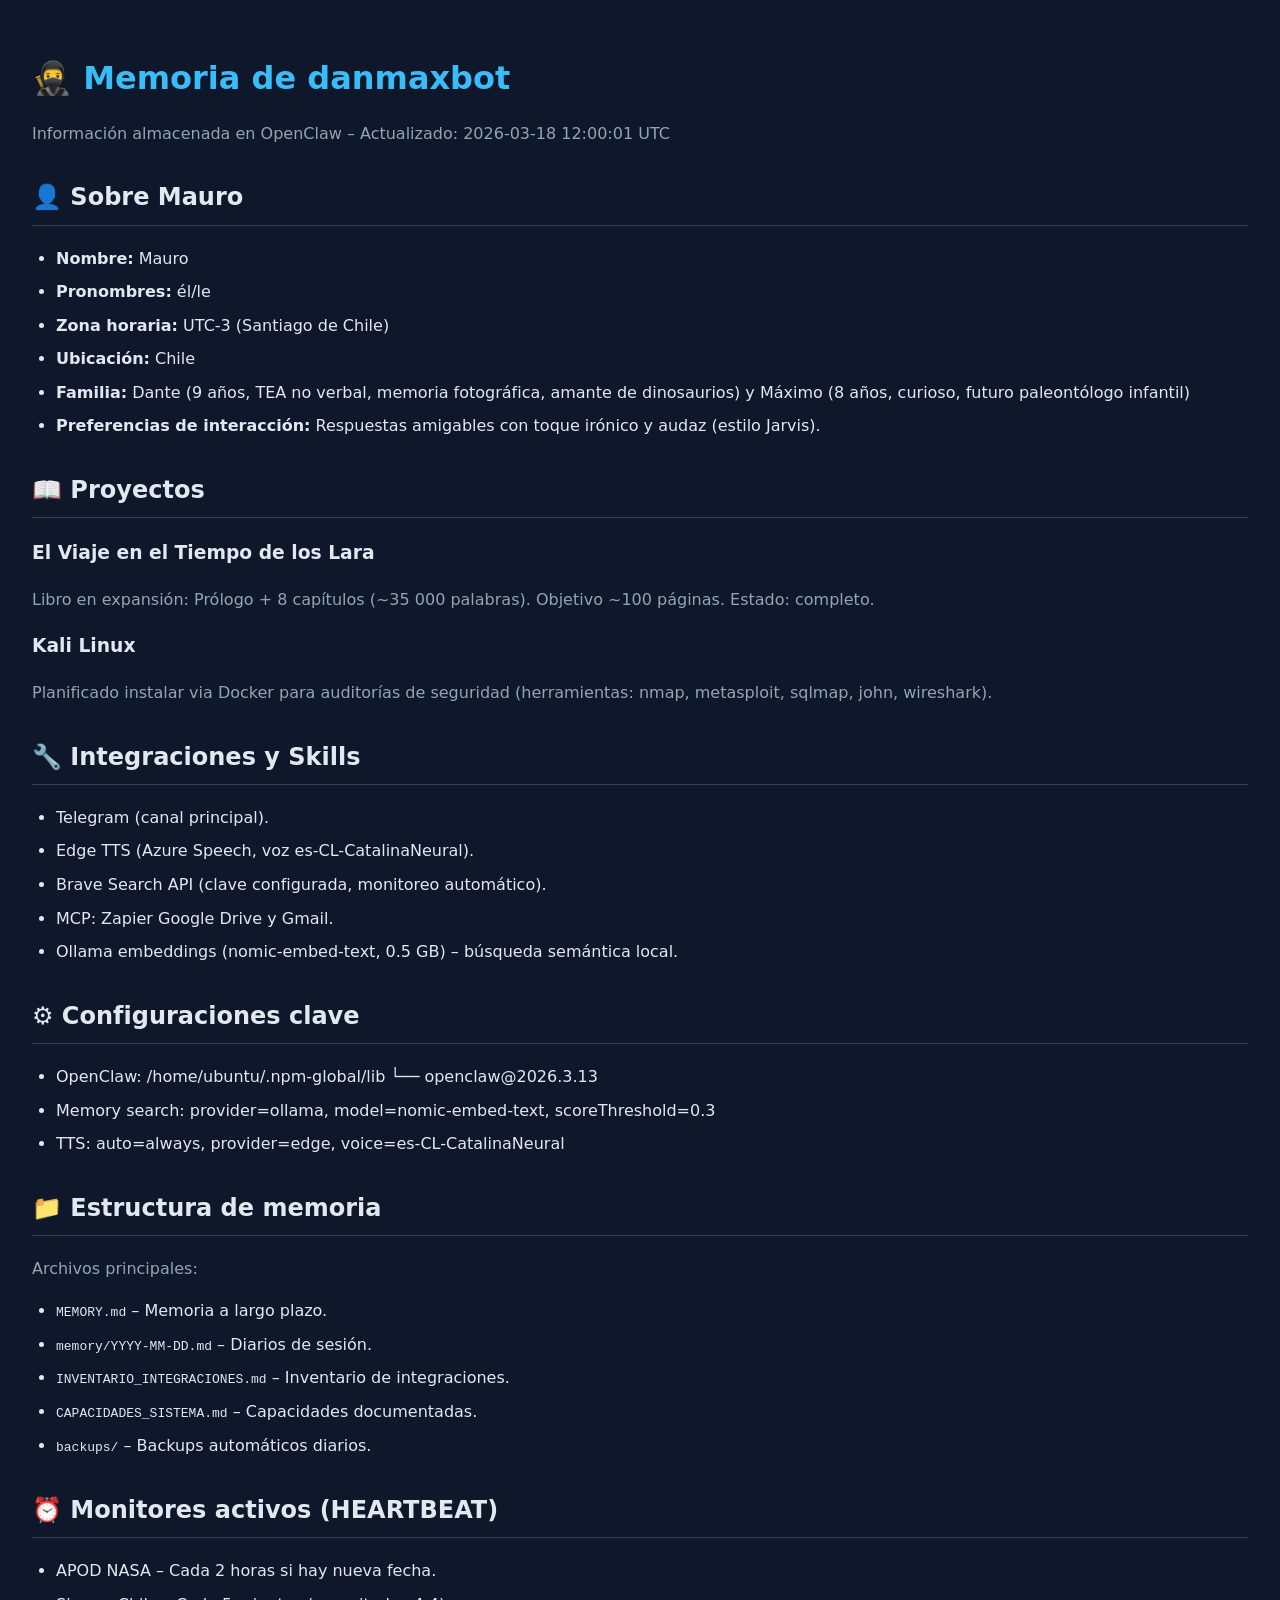
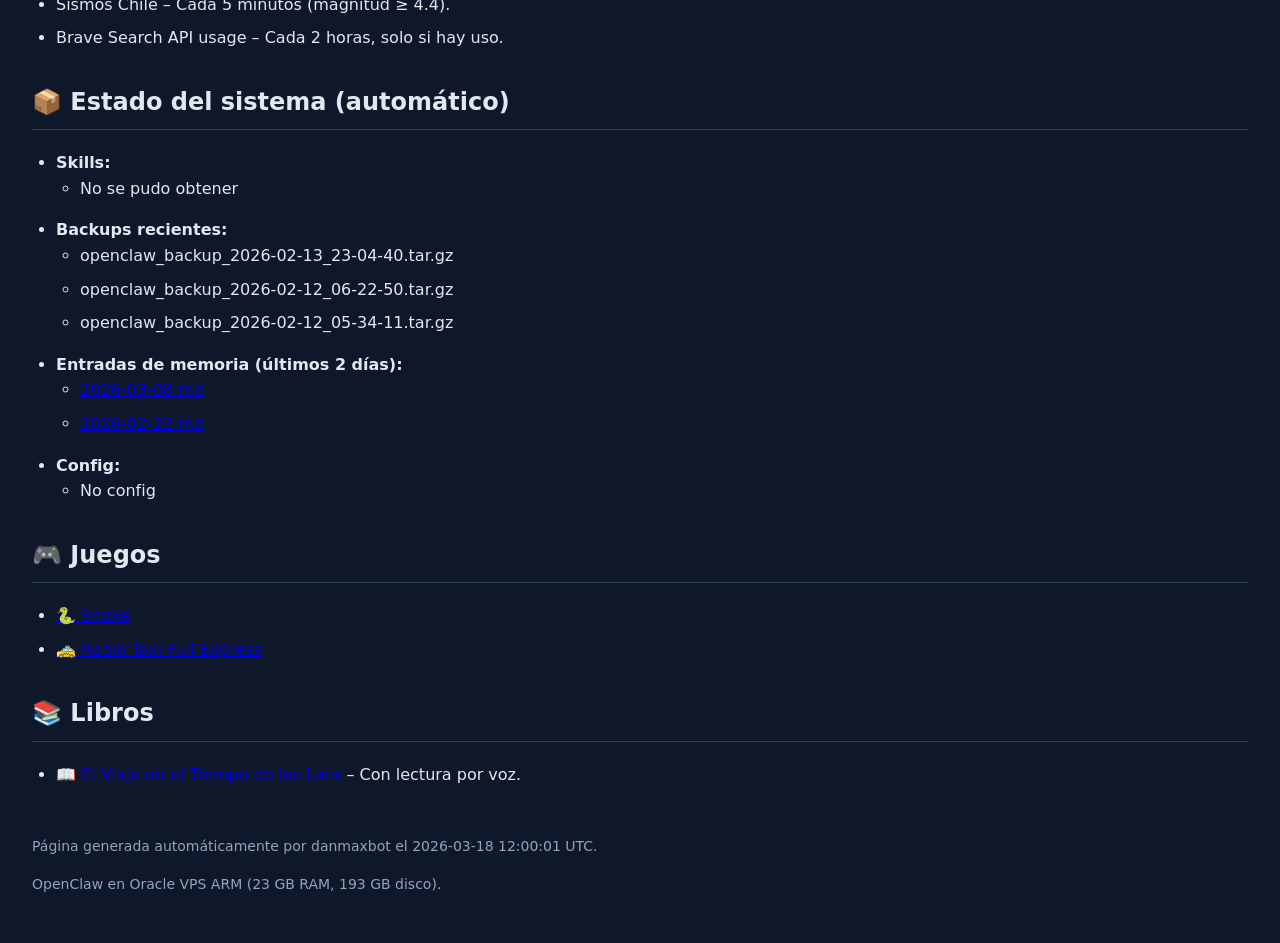
<file: index.html>
<!DOCTYPE html>
<html lang="es">
<head>
  <meta charset="UTF-8">
  <meta name="viewport" content="width=device-width, initial-scale=1.0">
  <title>Memoria de danmaxbot</title>
  <style>
    :root { --bg: #0f172a; --fg: #e2e8f0; --accent: #38bdf8; --muted: #94a3b8; }
    body { font-family: system-ui, -apple-system, sans-serif; background: var(--bg); color: var(--fg); line-height: 1.6; margin: 0; padding: 2rem; }
    h1 { color: var(--accent); margin-bottom: 0.5rem; }
    h2 { border-bottom: 1px solid #334155; padding-bottom: 0.5rem; margin-top: 2rem; }
    p { margin-bottom: 1rem; color: var(--muted); }
    ul { padding-left: 1.5rem; margin-bottom: 1rem; }
    li { margin-bottom: 0.5rem; }
    .badge { background: #1e293b; padding: 0.25rem 0.5rem; border-radius: 0.25rem; font-size: 0.875rem; }
    footer { margin-top: 3rem; font-size: 0.875rem; color: #64748b; }
    @media (max-width: 600px) { body { padding: 1rem; } }
  </style>
</head>
<body>
  <header>
    <h1>🥷 Memoria de danmaxbot</h1>
    <p>Información almacenada en OpenClaw – Actualizado: 2026-03-18 12:00:01 UTC</p>
  </header>

  <section>
    <h2>👤 Sobre Mauro</h2>
    <ul>
      <li><strong>Nombre:</strong> Mauro</li>
      <li><strong>Pronombres:</strong> él/le</li>
      <li><strong>Zona horaria:</strong> UTC-3 (Santiago de Chile)</li>
      <li><strong>Ubicación:</strong> Chile</li>
      <li><strong>Familia:</strong> Dante (9 años, TEA no verbal, memoria fotográfica, amante de dinosaurios) y Máximo (8 años, curioso, futuro paleontólogo infantil)</li>
      <li><strong>Preferencias de interacción:</strong> Respuestas amigables con toque irónico y audaz (estilo Jarvis).</li>
    </ul>
  </section>

  <section>
    <h2>📖 Proyectos</h2>
    <h3>El Viaje en el Tiempo de los Lara</h3>
    <p>Libro en expansión: Prólogo + 8 capítulos (~35 000 palabras). Objetivo ~100 páginas. Estado: completo.</p>
    <h3>Kali Linux</h3>
    <p>Planificado instalar via Docker para auditorías de seguridad (herramientas: nmap, metasploit, sqlmap, john, wireshark).</p>
  </section>

  <section>
    <h2>🔧 Integraciones y Skills</h2>
    <ul>
      <li>Telegram (canal principal).</li>
      <li>Edge TTS (Azure Speech, voz es-CL-CatalinaNeural).</li>
      <li>Brave Search API (clave configurada, monitoreo automático).</li>
      <li>MCP: Zapier Google Drive y Gmail.</li>
      <li>Ollama embeddings (nomic-embed-text, 0.5 GB) – búsqueda semántica local.</li>
    </ul>
  </section>

  <section>
    <h2>⚙️ Configuraciones clave</h2>
    <ul>
      <li>OpenClaw: /home/ubuntu/.npm-global/lib
└── openclaw@2026.3.13</li>
      <li>Memory search: provider=ollama, model=nomic-embed-text, scoreThreshold=0.3</li>
      <li>TTS: auto=always, provider=edge, voice=es-CL-CatalinaNeural</li>
    </ul>
  </section>

  <section>
    <h2>📁 Estructura de memoria</h2>
    <p>Archivos principales:</p>
    <ul>
      <li><code>MEMORY.md</code> – Memoria a largo plazo.</li>
      <li><code>memory/YYYY-MM-DD.md</code> – Diarios de sesión.</li>
      <li><code>INVENTARIO_INTEGRACIONES.md</code> – Inventario de integraciones.</li>
      <li><code>CAPACIDADES_SISTEMA.md</code> – Capacidades documentadas.</li>
      <li><code>backups/</code> – Backups automáticos diarios.</li>
    </ul>
  </section>

  <section>
    <h2>⏰ Monitores activos (HEARTBEAT)</h2>
    <ul>
      <li>APOD NASA – Cada 2 horas si hay nueva fecha.</li>
      <li>Sismos Chile – Cada 5 minutos (magnitud ≥ 4.4).</li>
      <li>Brave Search API usage – Cada 2 horas, solo si hay uso.</li>
    </ul>
  </section>

  <section>
    <h2>📦 Estado del sistema (automático)</h2>
    <ul>
      <li><strong>Skills:</strong><ul><li>No se pudo obtener</li></ul></li>
      <li><strong>Backups recientes:</strong><ul><li>openclaw_backup_2026-02-13_23-04-40.tar.gz</li>
<li>openclaw_backup_2026-02-12_06-22-50.tar.gz</li>
<li>openclaw_backup_2026-02-12_05-34-11.tar.gz</li></ul></li>
      <li><strong>Entradas de memoria (últimos 2 días):</strong><ul><li><a href="https://github.com/agrolara/memoria-danmaxbot/blob/main/memory/2026-03-08.md">2026-03-08.md</a></li>
<li><a href="https://github.com/agrolara/memoria-danmaxbot/blob/main/memory/2026-02-22.md">2026-02-22.md</a></li></ul></li>
      <li><strong>Config:</strong><ul><li>No config</li></ul></li>
    </ul>
  </section>

  <section>
    <h2>🎮 Juegos</h2>
    <ul>
      <li><a href="snake/">🐍 Snake</a></li>
      <li><a href="taxi/">🚕 Radio Taxi Full Express</a></li>
    </ul>
  </section>

  <section>
    <h2>📚 Libros</h2>
    <ul>
      <li><a href="book/">📖 El Viaje en el Tiempo de los Lara</a> – Con lectura por voz.</li>
    </ul>
  </section>

  <footer>
    <p>Página generada automáticamente por danmaxbot el 2026-03-18 12:00:01 UTC.</p>
    <p>OpenClaw en Oracle VPS ARM (23 GB RAM, 193 GB disco).</p>
  </footer>
</body>
</html>
</file>
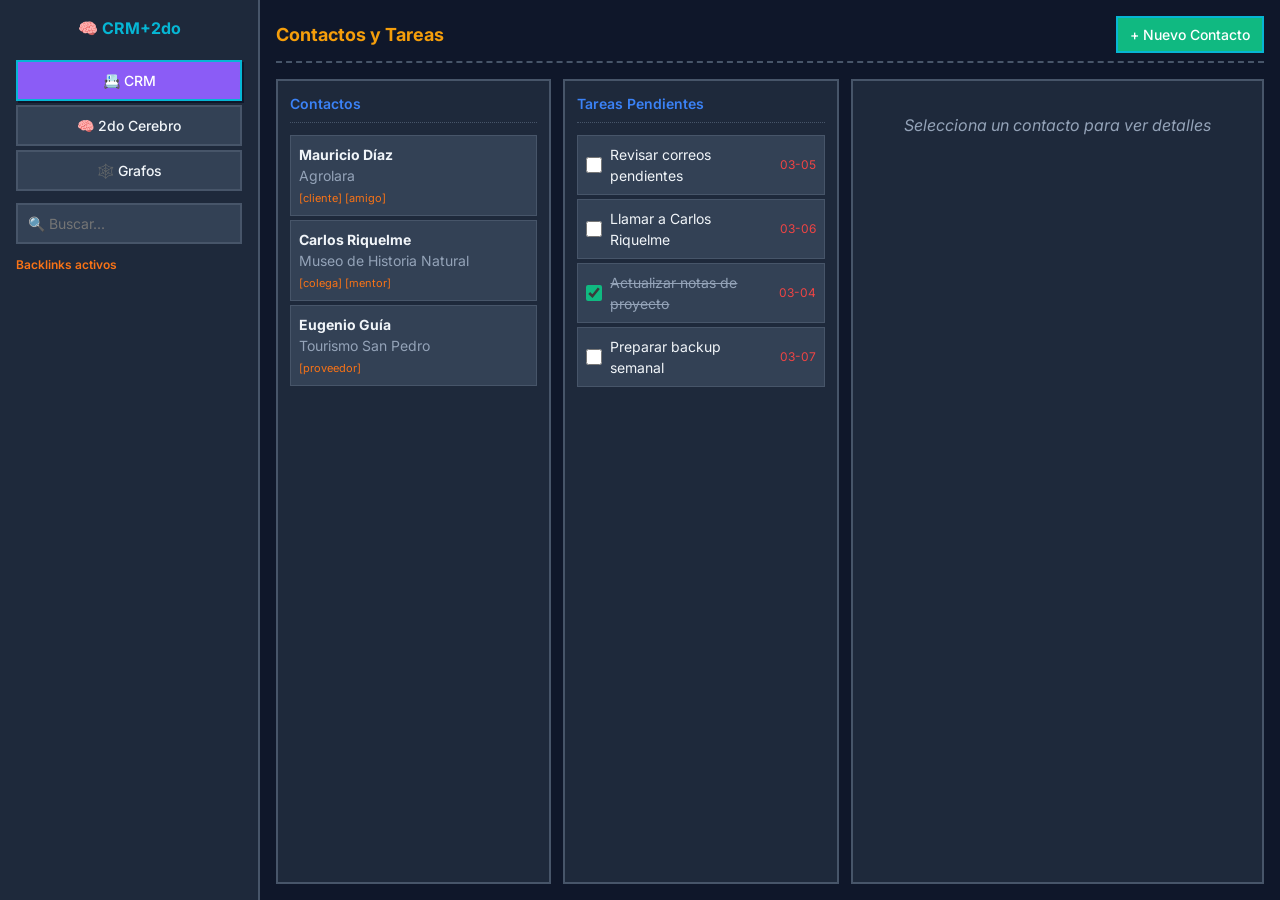
<file: crm-brain/index.html>
<!DOCTYPE html>
<html lang="es">
<head>
  <meta charset="UTF-8">
  <meta name="viewport" content="width=device-width, initial-scale=1.0">
  <title>CRM + 2do Cerebro</title>
  <link rel="stylesheet" href="css/style.css">
</head>
<body>
  <div class="app-container">
    <!-- Sidebar -->
    <aside class="sidebar">
      <div class="logo">🧠 CRM+2do</div>
      <nav class="nav-tabs">
        <button class="tab active" data-tab="crm">📇 CRM</button>
        <button class="tab" data-tab="brain">🧠 2do Cerebro</button>
        <button class="tab" data-tab="graph">🕸️ Grafos</button>
      </nav>
      <div class="search-box">
        <input type="text" id="global-search" placeholder="🔍 Buscar...">
      </div>
      <div class="quick-links">
        <h4>Backlinks activos</h4>
        <ul id="backlink-list"></ul>
      </div>
    </aside>

    <!-- Main Content -->
    <main class="main-content">
      <!-- CRM Tab -->
      <section id="crm-tab" class="tab-content active">
        <header class="section-header">
          <h2>Contactos y Tareas</h2>
          <button class="btn primary" id="add-contact-btn">+ Nuevo Contacto</button>
        </header>
        <div class="crm-grid">
          <!-- Contact List -->
          <div class="panel contacts-panel">
            <h3>Contactos</h3>
            <ul id="contact-list" class="item-list"></ul>
          </div>
          <!-- Task Panel -->
          <div class="panel tasks-panel">
            <h3>Tareas Pendientes</h3>
            <ul id="task-list" class="item-list"></ul>
          </div>
          <!-- Contact Detail -->
          <div class="panel detail-panel" id="contact-detail">
            <div class="empty-state">Selecciona un contacto para ver detalles</div>
          </div>
        </div>
      </section>

      <!-- 2do Cerebro Tab -->
      <section id="brain-tab" class="tab-content">
        <header class="section-header">
          <h2>2do Cerebro</h2>
          <div class="brain-actions">
            <button class="btn" id="new-note-btn">📝 Nueva Nota</button>
            <button class="btn" id="toggle-graph-btn">🕸️ Mostrar/Ocultar Grafos</button>
          </div>
        </header>
        <div class="brain-workspace">
          <div class="note-list-panel">
            <h3>Notas</h3>
            <ul id="note-list" class="item-list notes-list"></ul>
          </div>
          <div class="editor-panel">
            <div class="editor-toolbar">
              <button class="toolbar-btn" data-command="bold"><b>B</b></button>
              <button class="toolbar-btn" data-command="italic"><i>I</i></button>
              <button class="toolbar-btn" data-command="heading">H</button>
              <button class="toolbar-btn" data-command="link">🔗</button>
              <button class="toolbar-btn" data-command="code">&lt;/&gt;</button>
            </div>
            <textarea id="note-editor" placeholder="Escribe tu nota... Usa [[nombre-nota]] para crear backlinks."></textarea>
            <div class="editor-footer">
              <span class="word-count">0 palabras</span>
              <button class="btn primary" id="save-note-btn">💾 Guardar</button>
            </div>
          </div>
          <div class="preview-panel">
            <h3>Vista Previa</h3>
            <div id="note-preview" class="markdown-preview"></div>
            <div id="backlinks-section" class="backlinks-section">
              <h4>Backlinks encontrados:</h4>
              <ul id="preview-backlinks"></ul>
            </div>
          </div>
        </div>
        <!-- Canvas para grafos -->
        <canvas id="graph-canvas" class="graph-canvas hidden"></canvas>
      </section>

      <!-- Grafos Tab -->
      <section id="graph-tab" class="tab-content">
        <header class="section-header">
          <h2>🌐 Grafos de Conocimiento</h2>
          <div class="graph-controls">
            <button class="btn" id="regenerate-graph">🔄 Regenerar</button>
            <button class="btn" id="export-graph">📤 Exportar</button>
          </div>
        </header>
        <div class="graph-container">
          <canvas id="main-graph-canvas"></canvas>
          <div class="graph-legend">
            <div class="legend-item"><span class="dot" style="background:#4CAF50"></span> Nota existente</div>
            <div class="legend-item"><span class="dot" style="background:#f44336"></span> Nota faltante (broken)</div>
            <div class="legend-item"><span class="dot" style="background:#2196F3"></span> Contacto/CRM</div>
          </div>
        </div>
      </section>
    </main>
  </div>

  <!-- Modales -->
  <div id="modal-overlay" class="modal-overlay hidden">
    <div id="contact-modal" class="modal">
      <h3>Nuevo Contacto</h3>
      <form id="contact-form">
        <input type="text" name="name" placeholder="Nombre" required>
        <input type="email" name="email" placeholder="Email">
        <input type="tel" name="phone" placeholder="Teléfono">
        <input type="text" name="company" placeholder="Empresa">
        <select name="tags" multiple>
          <option value="cliente">Cliente</option>
          <option value="proveedor">Proveedor</option>
          <option value="colega">Colega</option>
        </select>
        <textarea name="notes" placeholder="Notas (usa [[nota]] para backlinks)"></textarea>
        <div class="modal-actions">
          <button type="submit" class="btn primary">Guardar</button>
          <button type="button" class="btn cancel" id="close-modal">Cancelar</button>
        </div>
      </form>
    </div>
  </div>

  <!-- Templates -->
  <template id="contact-item-template">
    <li class="contact-item" data-id="">
      <span class="item-name"></span>
      <span class="item-company"></span>
      <span class="item-tags"></span>
    </li>
  </template>

  <template id="task-item-template">
    <li class="task-item" data-id="">
      <input type="checkbox" class="task-check">
      <span class="task-text"></span>
      <span class="task-due"></span>
    </li>
  </template>

  <template id="note-item-template">
    <li class="note-item" data-id="">
      <span class="note-title"></span>
      <span class="note-date"></span>
    </li>
  </template>

  <script src="js/app.js"></script>
</body>
</html>
</file>
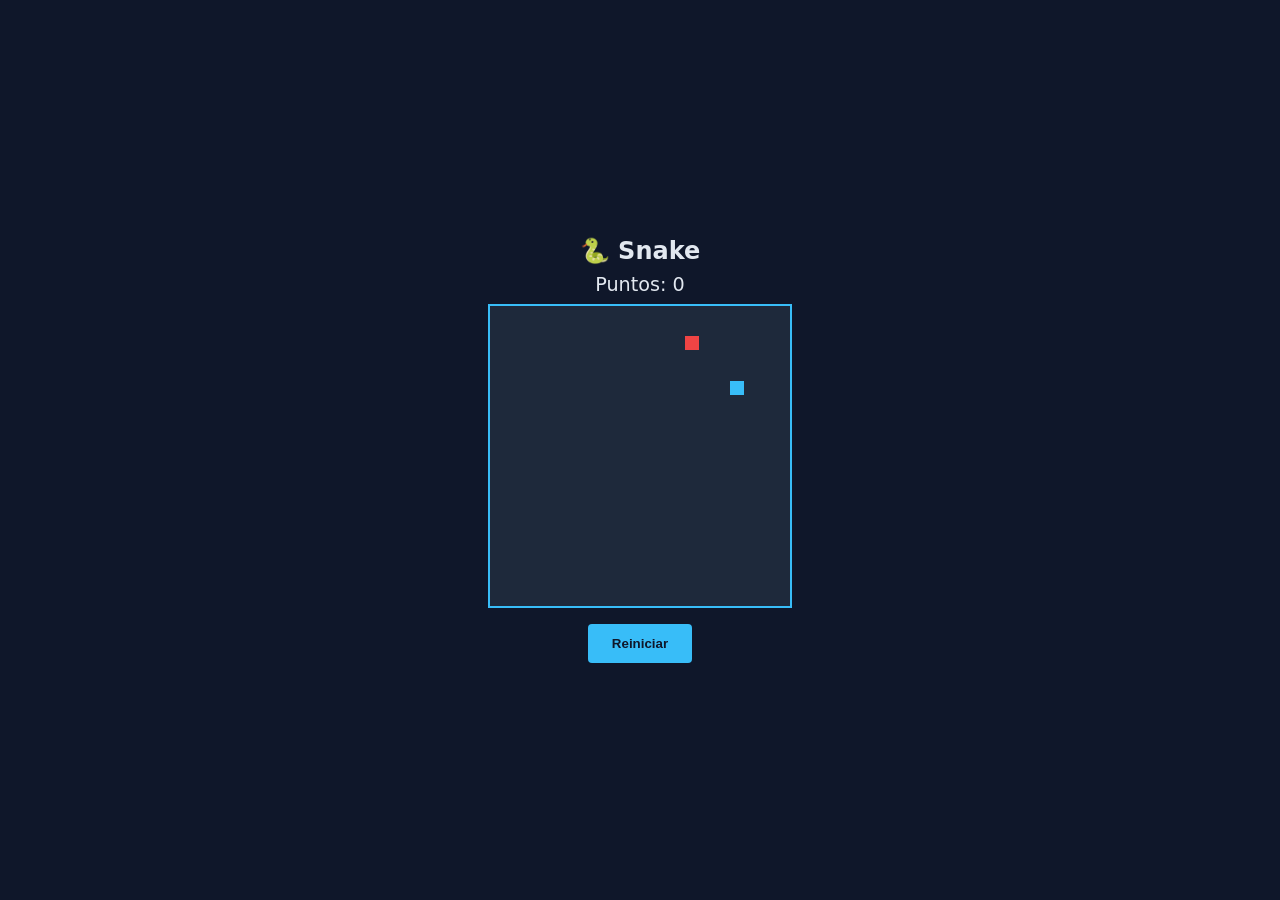
<file: snake/index.html>
<!DOCTYPE html>
<html lang="es">
<head>
  <meta charset="UTF-8">
  <meta name="viewport" content="width=device-width, initial-scale=1.0, user-scalable=no">
  <title>Snake – danmaxbot</title>
  <style>
    * { margin: 0; padding: 0; box-sizing: border-box; }
    body { background: #0f172a; color: #e2e8f0; font-family: system-ui, sans-serif; display: flex; flex-direction: column; align-items: center; justify-content: center; min-height: 100vh; padding: 1rem; }
    h1 { font-size: 1.5rem; margin-bottom: 0.5rem; }
    #score { margin-bottom: 0.5rem; font-size: 1.2rem; }
    canvas { background: #1e293b; border: 2px solid #38bdf8; touch-action: none; }
    #controls { margin-top: 1rem; display: flex; gap: 1rem; }
    button { background: #38bdf8; color: #0f172a; border: none; padding: 0.75rem 1.5rem; border-radius: 0.25rem; font-weight: bold; cursor: pointer; }
    button:active { background: #0ea5e9; }
  </style>
</head>
<body>
  <h1>🐍 Snake</h1>
  <div id="score">Puntos: <span id="pts">0</span></div>
  <canvas id="game" width="300" height="300"></canvas>
  <div id="controls">
    <button id="restart">Reiniciar</button>
  </div>
  <script>
    const canvas = document.getElementById('game');
    const ctx = canvas.getContext('2d');
    const ptsSpan = document.getElementById('pts');
    const restartBtn = document.getElementById('restart');

    const grid = 15;
    const cols = Math.floor(canvas.width / grid);
    const rows = Math.floor(canvas.height / grid);

    let snake = [{x: 5, y: 5}];
    let dir = {x: 1, y: 0};
    let food = {x: 10, y: 10};
    let score = 0;
    let gameOver = false;

    function drawRect(x, y, color) {
      ctx.fillStyle = color;
      ctx.fillRect(x * grid, y * grid, grid - 1, grid - 1);
    }

    function move() {
      if (gameOver) return;
      const head = {x: snake[0].x + dir.x, y: snake[0].y + dir.y};

      // wrap around
      if (head.x < 0) head.x = cols - 1;
      if (head.x >= cols) head.x = 0;
      if (head.y < 0) head.y = rows - 1;
      if (head.y >= rows) head.y = 0;

      // collision with self
      for (let segment of snake) {
        if (head.x === segment.x && head.y === segment.y) {
          gameOver = true;
          return;
        }
      }

      snake.unshift(head);

      if (head.x === food.x && head.y === food.y) {
        score += 10;
        ptsSpan.textContent = score;
        placeFood();
      } else {
        snake.pop();
      }
    }

    function placeFood() {
      food = {
        x: Math.floor(Math.random() * cols),
        y: Math.floor(Math.random() * rows)
      };
      // avoid placing on snake
      for (let s of snake) {
        if (food.x === s.x && food.y === s.y) return placeFood();
      }
    }

    function draw() {
      ctx.clearRect(0, 0, canvas.width, canvas.height);
      drawRect(food.x, food.y, '#ef4444'); // red
      for (let i = 0; i < snake.length; i++) {
        drawRect(snake[i].x, snake[i].y, i === 0 ? '#38bdf8' : '#0ea5e9'); // head lighter
      }
    }

    function loop() {
      move();
      draw();
      if (gameOver) {
        ctx.fillStyle = 'rgba(0,0,0,0.7)';
        ctx.fillRect(0, 0, canvas.width, canvas.height);
        ctx.fillStyle = '#fff';
        ctx.font = '16px sans-serif';
        ctx.textAlign = 'center';
        ctx.fillText('Game Over', canvas.width/2, canvas.height/2);
        ctx.fillText('Puntuación: '+score, canvas.width/2, canvas.height/2+20);
      } else {
        setTimeout(loop, 100); // speed
      }
    }

    // controls: keyboard
    document.addEventListener('keydown', e => {
      if (gameOver) return;
      switch(e.key) {
        case 'ArrowUp': if (dir.y === 0) dir = {x:0,y:-1}; break;
        case 'ArrowDown': if (dir.y === 0) dir = {x:0,y:1}; break;
        case 'ArrowLeft': if (dir.x === 0) dir = {x:-1,y:0}; break;
        case 'ArrowRight': if (dir.x === 0) dir = {x:1,y:0}; break;
      }
    });

    // controls: touch swipe
    let touchStartX = 0, touchStartY = 0;
    canvas.addEventListener('touchstart', e => {
      touchStartX = e.touches[0].clientX;
      touchStartY = e.touches[0].clientY;
      e.preventDefault();
    });
    canvas.addEventListener('touchmove', e => e.preventDefault());
    canvas.addEventListener('touchend', e => {
      if (gameOver) return;
      const dx = e.changedTouches[0].clientX - touchStartX;
      const dy = e.changedTouches[0].clientY - touchStartY;
      if (Math.abs(dx) > Math.abs(dy)) {
        if (dx > 0 && dir.x === 0) dir = {x:1,y:0};
        else if (dx < 0 && dir.x === 0) dir = {x:-1,y:0};
      } else {
        if (dy > 0 && dir.y === 0) dir = {x:0,y:1};
        else if (dy < 0 && dir.y === 0) dir = {x:0,y:-1};
      }
      e.preventDefault();
    });

    restartBtn.addEventListener('click', () => {
      snake = [{x: 5, y: 5}];
      dir = {x: 1, y: 0};
      score = 0;
      ptsSpan.textContent = score;
      gameOver = false;
      placeFood();
      loop();
    });

    placeFood();
    loop();
  </script>
</body>
</html>
</file>
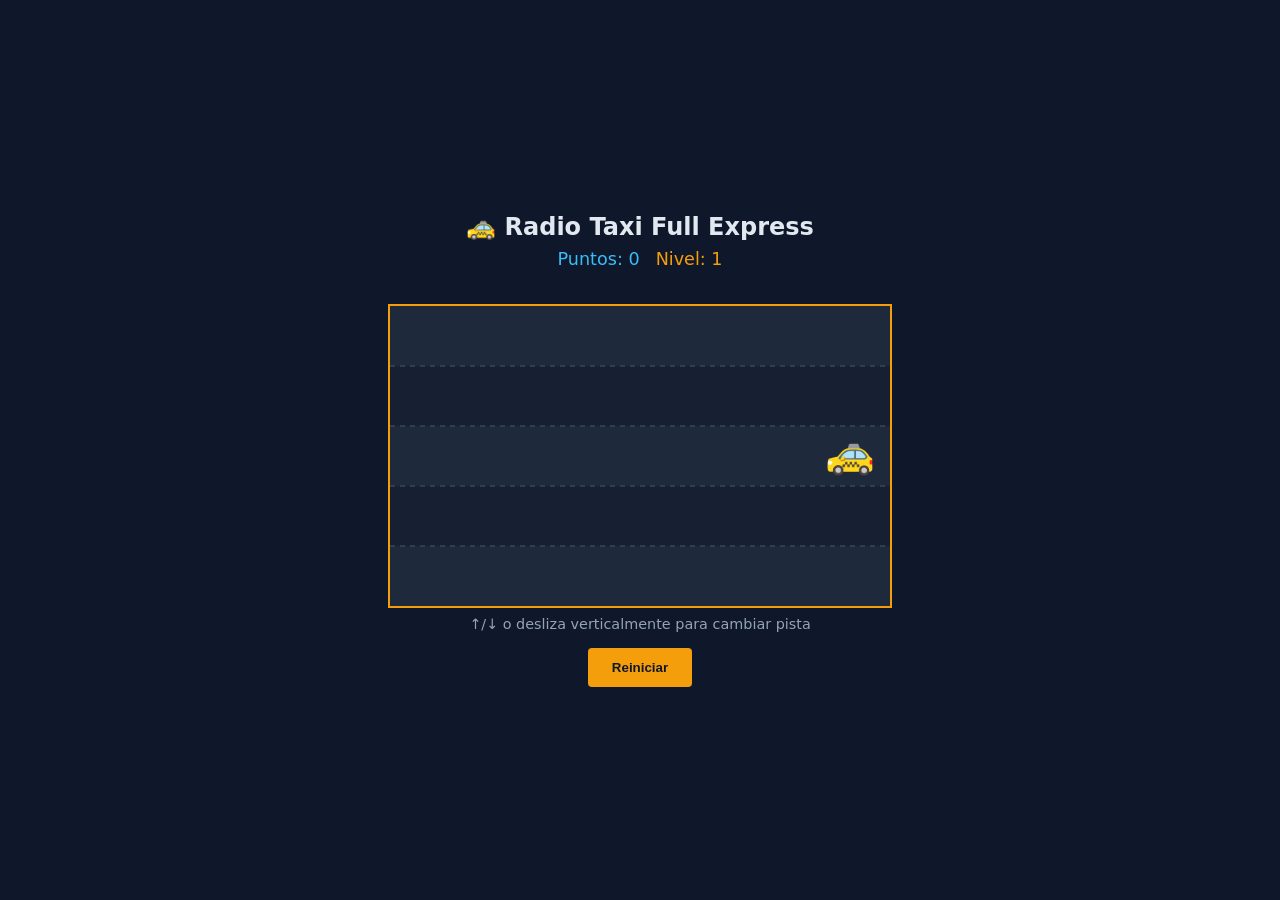
<file: taxi/index.html>
<!DOCTYPE html>
<html lang="es">
<head>
  <meta charset="UTF-8">
  <meta name="viewport" content="width=device-width, initial-scale=1.0, user-scalable=no">
  <title>Radio Taxi Full Express</title>
  <style>
    * { margin: 0; padding: 0; box-sizing: border-box; }
    body { background: #0f172a; color: #e2e8f0; font-family: system-ui, sans-serif; display: flex; flex-direction: column; align-items: center; justify-content: center; min-height: 100vh; padding: 1rem; }
    h1 { font-size: 1.5rem; margin-bottom: 0.5rem; }
    #stats { display: flex; gap: 1rem; margin-bottom: 0.5rem; font-size: 1.1rem; }
    #score { color: #38bdf8; }
    #level { color: #f59e0b; }
    canvas { background: #1e293b; border: 2px solid #f59e0b; touch-action: none; max-width: 100%; height: auto; }
    #controls { margin-top: 1rem; display: flex; gap: 1rem; }
    button { background: #f59e0b; color: #0f172a; border: none; padding: 0.75rem 1.5rem; border-radius: 0.25rem; font-weight: bold; cursor: pointer; }
    button:active { background: #d97706; }
    #instructions { font-size: 0.9rem; color: #94a3b8; margin-top: 0.5rem; text-align: center; }
    #powerup-bar { margin-top: 0.5rem; font-size: 0.9rem; color: #4ade80; min-height: 1.2rem; }
  </style>
</head>
<body>
  <h1>🚕 Radio Taxi Full Express</h1>
  <div id="stats">
    <span id="score">Puntos: <span id="pts">0</span></span>
    <span id="level">Nivel: <span id="lvl">1</span></span>
  </div>
  <div id="powerup-bar"></div>
  <canvas id="game" width="500" height="300"></canvas>
  <div id="instructions">↑/↓ o desliza verticalmente para cambiar pista</div>
  <div id="controls">
    <button id="restart">Reiniciar</button>
  </div>
  <script>
    const canvas = document.getElementById('game');
    const ctx = canvas.getContext('2d');
    const ptsSpan = document.getElementById('pts');
    const lvlSpan = document.getElementById('lvl');
    const powerupBar = document.getElementById('powerup-bar');
    const restartBtn = document.getElementById('restart');

    const AudioContext = window.AudioContext || window.webkitAudioContext;
    const audioCtx = new AudioContext();

    function playBeep() {
      if (audioCtx.state === 'suspended') audioCtx.resume();
      const osc = audioCtx.createOscillator();
      const gain = audioCtx.createGain();
      osc.frequency.setValueAtTime(523.25, audioCtx.currentTime);
      gain.gain.setValueAtTime(0.1, audioCtx.currentTime);
      gain.gain.exponentialRampToValueAtTime(0.001, audioCtx.currentTime + 0.1);
      osc.connect(gain);
      gain.connect(audioCtx.destination);
      osc.start();
      osc.stop(audioCtx.currentTime + 0.1);
    }
    function playPowerup() {
      if (audioCtx.state === 'suspended') audioCtx.resume();
      const osc = audioCtx.createOscillator();
      const gain = audioCtx.createGain();
      osc.type = 'sine';
      osc.frequency.setValueAtTime(880, audioCtx.currentTime);
      gain.gain.setValueAtTime(0.1, audioCtx.currentTime);
      gain.gain.exponentialRampToValueAtTime(0.001, audioCtx.currentTime + 0.3);
      osc.connect(gain);
      gain.connect(audioCtx.destination);
      osc.start();
      osc.stop(audioCtx.currentTime + 0.3);
    }
    function playCrash() {
      if (audioCtx.state === 'suspended') audioCtx.resume();
      const bufferSize = audioCtx.sampleRate * 0.3;
      const buffer = audioCtx.createBuffer(1, bufferSize, audioCtx.sampleRate);
      const data = buffer.getChannelData(0);
      for (let i = 0; i < bufferSize; i++) data[i] = Math.random() * 2 - 1;
      const source = audioCtx.createBufferSource();
      const gain = audioCtx.createGain();
      source.buffer = buffer;
      gain.gain.setValueAtTime(0.2, audioCtx.currentTime);
      gain.gain.exponentialRampToValueAtTime(0.001, audioCtx.currentTime + 0.3);
      source.connect(gain);
      gain.connect(audioCtx.destination);
      source.start();
    }

    const laneCount = 5;
    const laneHeight = canvas.height / laneCount;
    const player = { lane: 2, x: canvas.width - 60, y: 0, w: 40, h: 50 };
    player.y = laneToY(player.lane);

    let obstacles = [];
    let powerups = [];
    let score = 0;
    let level = 1;
    let gameOver = false;
    let speed = 2.5;
    let spawnTimer = 0;
    const spawnInterval = 60;
    let powerupActive = null;
    let powerupTimer = 0;
    const powerupDuration = 300;

    const obstacleEmojis = ['🚗','🚓','🚲','🛴','🛵','🏍️','🚌','🚎','🏎️','🚑','🚒','🚐','🚚','🚛','🚜','🛢️','🚧','🚦','🗼','🌵','🌲','🌳','🌴','☘️','🍀','🌾','🌺','🌸','🌼','🌻','🍁','🍂','🍃','🐕','🐈','🐅','🦊','🦝','🐇','🦘','🐁','🐀','🐿️','🦔','🦇','🦉','🦅','🦆','🦢','🦩','🕊️','🦜','🦚','🦃'];
    const powerupEmojis = { shield: '🛡️', double: '✨', slow: '🐌' };

    function laneToY(lane) {
      return lane * laneHeight + (laneHeight - player.h) / 2;
    }

    function drawLanes() {
      for (let i = 0; i < laneCount; i++) {
        ctx.fillStyle = i % 2 === 0 ? '#1e293b' : '#172033';
        ctx.fillRect(0, i * laneHeight, canvas.width, laneHeight);
      }
      ctx.strokeStyle = '#475569';
      ctx.lineWidth = 1;
      ctx.setLineDash([5, 5]);
      for (let i = 1; i < laneCount; i++) {
        ctx.beginPath();
        ctx.moveTo(0, i * laneHeight);
        ctx.lineTo(canvas.width, i * laneHeight);
        ctx.stroke();
      }
      ctx.setLineDash([]);
    }

    function drawPlayer() {
      if (powerupActive === 'shield') {
        ctx.fillStyle = 'rgba(56, 189, 248, 0.3)';
        ctx.beginPath();
        ctx.arc(player.x + player.w/2, player.y + player.h/2, player.w, 0, Math.PI*2);
        ctx.fill();
      }
      ctx.font = '40px sans-serif';
      ctx.textAlign = 'center';
      ctx.textBaseline = 'middle';
      ctx.fillText('🚕', player.x + player.w/2, player.y + player.h/2);
    }

    function createObstacle() {
      const lane = Math.floor(Math.random() * laneCount);
      const emoji = obstacleEmojis[Math.floor(Math.random() * obstacleEmojis.length)];
      const size = 30;
      obstacles.push({ x: -size, y: laneToY(lane) + (laneHeight - size) / 2, w: size, h: size, emoji });
    }

    function createPowerup() {
      const lane = Math.floor(Math.random() * laneCount);
      const types = ['shield','double','slow'];
      const type = types[Math.floor(Math.random() * types.length)];
      const size = 30;
      powerups.push({ x: -size, y: laneToY(lane) + (laneHeight - size) / 2, w: size, h: size, type, emoji: powerupEmojis[type] });
    }

    function update() {
      if (gameOver) return;

      for (let i = obstacles.length - 1; i >= 0; i--) {
        obstacles[i].x += speed;
        if (obstacles[i].x > canvas.width) {
          obstacles.splice(i, 1);
          score += (powerupActive === 'double' ? 2 : 1);
          ptsSpan.textContent = score;
          playBeep();
        }
      }

      for (let i = powerups.length - 1; i >= 0; i--) {
        powerups[i].x += speed;
        if (powerups[i].x > canvas.width) powerups.splice(i, 1);
      }

      spawnTimer++;
      const currentSpawnInterval = Math.max(30, spawnInterval - Math.floor(score/10)*5);
      if (spawnTimer >= currentSpawnInterval) {
        if (Math.random() < 0.7) createObstacle();
        else if (Math.random() < 0.5) createPowerup();
        spawnTimer = 0;
      }

      const newLevel = Math.floor(score / 10) + 1;
      if (newLevel > level && level < 50) {
        level = newLevel;
        lvlSpan.textContent = level;
        speed = Math.min(8, 2.5 + (level - 1) * 0.2);
      }

      // colisiones obstáculos
      for (let obs of obstacles) {
        if (player.x < obs.x + obs.w && player.x + player.w > obs.x && player.y < obs.y + obs.h && player.y + player.h > obs.y) {
          if (powerupActive === 'shield') {
            powerupActive = null;
            powerupBar.textContent = '';
            playCrash();
            obstacles.splice(obstacles.indexOf(obs), 1);
            continue;
          }
          playCrash();
          gameOver = true;
          break;
        }
      }

      // colisiones power-ups
      for (let i = powerups.length - 1; i >= 0; i--) {
        const pu = powerups[i];
        if (player.x < pu.x + pu.w && player.x + player.w > pu.x && player.y < pu.y + pu.h && player.y + player.h > pu.y) {
          powerupActive = pu.type;
          powerupTimer = powerupDuration;
          const texts = { shield: '🛡️ Escudo activo', double: '✨ Puntos doble', slow: '🐌 Lentitud' };
          powerupBar.textContent = texts[pu.type];
          playPowerup();
          powerups.splice(i, 1);
          break;
        }
      }

      // Timer power-up
      if (powerupActive) {
        powerupTimer--;
        if (powerupTimer <= 0) {
          powerupActive = null;
          powerupBar.textContent = '';
        }
      }
    }

    function drawObstacles() {
      ctx.font = '30px sans-serif';
      ctx.textAlign = 'center';
      ctx.textBaseline = 'middle';
      for (let obs of obstacles) ctx.fillText(obs.emoji, obs.x + obs.w/2, obs.y + obs.h/2);
    }

    function drawPowerups() {
      ctx.font = '30px sans-serif';
      ctx.textAlign = 'center';
      ctx.textBaseline = 'middle';
      for (let pu of powerups) ctx.fillText(pu.emoji, pu.x + pu.w/2, pu.y + pu.h/2);
    }

    function loop() {
      ctx.clearRect(0, 0, canvas.width, canvas.height);
      drawLanes();
      if (gameOver) {
        ctx.fillStyle = 'rgba(0,0,0,0.7)';
        ctx.fillRect(0, 0, canvas.width, canvas.height);
        ctx.fillStyle = '#fff';
        ctx.font = '16px sans-serif';
        ctx.textAlign = 'center';
        ctx.fillText('Game Over', canvas.width/2, canvas.height/2);
        ctx.fillText('Puntuación: '+score, canvas.width/2, canvas.height/2+20);
      } else {
        update();
        drawObstacles();
        drawPowerups();
        drawPlayer();
        requestAnimationFrame(loop);
      }
    }

    // Keyboard & Touch controls
    document.addEventListener('keydown', e => {
      if (gameOver) return;
      if (e.key === 'ArrowUp' || e.key === 'w') { if (player.lane > 0) player.lane--; }
      if (e.key === 'ArrowDown' || e.key === 's') { if (player.lane < laneCount - 1) player.lane++; }
      player.y = laneToY(player.lane);
    });

    let touchStartY = 0;
    canvas.addEventListener('touchstart', e => { touchStartY = e.touches[0].clientY; e.preventDefault(); });
    canvas.addEventListener('touchmove', e => e.preventDefault());
    canvas.addEventListener('touchend', e => {
      if (gameOver) return;
      const dy = e.changedTouches[0].clientY - touchStartY;
      if (Math.abs(dy) > 30) {
        if (dy < 0 && player.lane > 0) player.lane--;
        else if (dy > 0 && player.lane < laneCount - 1) player.lane++;
      }
      player.y = laneToY(player.lane);
      e.preventDefault();
    });

    restartBtn.addEventListener('click', () => {
      player.lane = 2;
      player.y = laneToY(player.lane);
      obstacles = [];
      powerups = [];
      score = 0;
      level = 1;
      speed = 2.5;
      spawnTimer = 0;
      gameOver = false;
      powerupActive = null;
      powerupBar.textContent = '';
      ptsSpan.textContent = score;
      lvlSpan.textContent = level;
      loop();
    });

    player.y = laneToY(player.lane);
    loop();
  </script>
</body>
</html>
</file>
<file: crm-brain/css/style.css>
/* Fuentes: Sistema normal (sin pixel) */
@import url('https://fonts.googleapis.com/css2?family=Inter:wght@400;500;600;700&family=JetBrains+Mono:wght@400;500&display=swap');

:root {
  --bg-dark: #0f172a;
  --bg-panel: #1e293b;
  --bg-input: #334155;
  --border: #475569;
  --text-main: #f1f5f9;
  --text-muted: #94a3b8;
  --accent-green: #10b981;
  --accent-blue: #3b82f6;
  --accent-red: #ef4444;
  --accent-yellow: #f59e0b;
  --accent-purple: #8b5cf6;
  --accent-orange: #f97316;
  --accent-cyan: #06b6d4;
}

* {
  box-sizing: border-box;
  margin: 0;
  padding: 0;
}

body {
  font-family: 'Inter', -apple-system, BlinkMacSystemFont, 'Segoe UI', Roboto, sans-serif;
  background-color: var(--bg-dark);
  color: var(--text-main);
  overflow: hidden;
  font-size: 16px;
  line-height: 1.5;
}
  font-size: 16px;
}

/* Scrollbar retro */
::-webkit-scrollbar {
  width: 12px;
  height: 12px;
}
::-webkit-scrollbar-track {
  background: var(--bg-dark);
  border: 1px solid var(--border);
}
::-webkit-scrollbar-thumb {
  background: var(--accent-purple);
  border: 2px solid var(--bg-dark);
  border-radius: 0;
}
::-webkit-scrollbar-thumb:hover {
  background: var(--accent-cyan);
}

/* Layout */
.app-container {
  display: grid;
  grid-template-columns: 260px 1fr;
  height: 100vh;
}

/* Sidebar */
.sidebar {
  background: var(--bg-panel);
  border-right: 2px solid var(--border);
  padding: 16px;
  display: flex;
  flex-direction: column;
  gap: 12px;
}

.logo {
  font-family: 'Inter', sans-serif;
  font-weight: 700;
  font-size: 16px;
  color: var(--accent-cyan);
  text-align: center;
  margin-bottom: 8px;
}

.nav-tabs {
  display: flex;
  flex-direction: column;
  gap: 4px;
}

.tab {
  background: var(--bg-input);
  border: 2px solid var(--border);
  color: var(--text-main);
  padding: 10px 12px;
  font-family: 'Inter', sans-serif;
  font-weight: 500;
  font-size: 14px;
  cursor: pointer;
  transition: all 0.1s;
  text-transform: none;
}

.tab:hover {
  border-color: var(--accent-cyan);
  background: var(--bg-dark);
}

.tab.active {
  background: var(--accent-purple);
  color: white;
  border-color: var(--accent-cyan);
  box-shadow: 2px 2px 0 var(--bg-dark);
}

.search-box input {
  width: 100%;
  padding: 10px;
  background: var(--bg-input);
  border: 2px solid var(--border);
  color: var(--text-main);
  font-family: 'Inter', sans-serif;
  font-size: 14px;
}

.search-box input:focus {
  outline: none;
  border-color: var(--accent-green);
  box-shadow: 0 0 0 2px rgba(63, 185, 80, 0.3);
}

/* Main Content */
.main-content {
  padding: 16px;
  overflow-y: auto;
}

.tab-content {
  display: none;
  height: 100%;
}

.tab-content.active {
  display: flex;
  flex-direction: column;
}

.section-header {
  display: flex;
  justify-content: space-between;
  align-items: center;
  margin-bottom: 16px;
  padding-bottom: 8px;
  border-bottom: 2px dashed var(--border);
}

.section-header h2 {
  font-family: 'Inter', sans-serif;
  font-weight: 700;
  font-size: 18px;
  color: var(--accent-yellow);
}

/* Buttons */
.btn {
  background: var(--bg-input);
  border: 2px solid var(--border);
  color: var(--text-main);
  padding: 8px 12px;
  font-family: 'Inter', sans-serif;
  font-weight: 500;
  font-size: 14px;
  cursor: pointer;
  transition: all 0.1s;
  text-transform: none;
}

.btn:hover {
  border-color: var(--accent-green);
  background: var(--bg-dark);
}

.btn.primary {
  background: var(--accent-green);
  color: white;
  border-color: var(--accent-cyan);
}

.btn.primary:hover {
  background: var(--accent-cyan);
}

/* CRM Grid */
.crm-grid {
  display: grid;
  grid-template-columns: 1fr 1fr 1.5fr;
  gap: 12px;
  height: calc(100% - 60px);
}

.panel {
  background: var(--bg-panel);
  border: 2px solid var(--border);
  padding: 12px;
  overflow-y: auto;
  display: flex;
  flex-direction: column;
}

.panel h3 {
  font-family: 'Inter', sans-serif;
  font-weight: 600;
  font-size: 14px;
  color: var(--accent-blue);
  margin-bottom: 12px;
  padding-bottom: 8px;
  border-bottom: 1px dotted var(--border);
}

.item-list {
  list-style: none;
  display: flex;
  flex-direction: column;
  gap: 4px;
}

/* Contact Item */
.contact-item, .task-item, .note-item {
  background: var(--bg-input);
  border: 1px solid var(--border);
  padding: 8px;
  cursor: pointer;
  transition: all 0.1s;
  font-family: 'Inter', sans-serif;
  font-size: 14px;
}

.contact-item:hover, .task-item:hover, .note-item:hover {
  border-color: var(--accent-cyan);
  background: var(--bg-dark);
}

.contact-item.selected {
  border-color: var(--accent-green);
  background: rgba(63, 185, 80, 0.1);
}

.contact-item .item-name {
  font-weight: bold;
  color: var(--text-main);
}

.contact-item .item-company {
  display: block;
  font-size: 14px;
  color: var(--text-muted);
}

.contact-item .item-tags {
  display: inline-block;
  margin-top: 4px;
  font-size: 11px;
  color: var(--accent-orange);
}

/* Task Item */
.task-item {
  display: flex;
  align-items: center;
  gap: 8px;
}

.task-check {
  width: 16px;
  height: 16px;
  accent-color: var(--accent-green);
  cursor: pointer;
}

.task-text {
  flex: 1;
  color: var(--text-main);
}

.task-done .task-text {
  text-decoration: line-through;
  color: var(--text-muted);
}

.task-due {
  font-size: 12px;
  color: var(--accent-red);
}

/* Detail Panel */
.detail-panel {
  overflow-y: auto;
}

.empty-state {
  color: var(--text-muted);
  font-style: italic;
  text-align: center;
  padding: 20px;
}

.contact-detail {
  font-family: 'Inter', sans-serif;
  font-size: 16px;
}

.contact-detail h3 {
  font-family: 'Inter', sans-serif;
  font-weight: 700;
  font-size: 16px;
  color: var(--accent-yellow);
  margin-bottom: 12px;
}

.detail-field {
  margin-bottom: 12px;
}

.detail-field label {
  display: block;
  color: var(--accent-cyan);
  font-size: 14px;
  margin-bottom: 4px;
}

.detail-field .value {
  color: var(--text-main);
  line-height: 1.4;
}

/* 2do Cerebro Workspace */
.brain-workspace {
  display: grid;
  grid-template-columns: 250px 1fr 300px;
  gap: 12px;
  height: calc(100% - 60px);
}

.note-list-panel {
  background: var(--bg-panel);
  border: 2px solid var(--border);
  padding: 12px;
  overflow-y: auto;
}

.notes-list {
  display: flex;
  flex-direction: column;
  gap: 4px;
}

.note-item {
  display: flex;
  justify-content: space-between;
  align-items: center;
}

.note-title {
  font-size: 16px;
  color: var(--text-main);
}

.note-date {
  font-size: 12px;
  color: var(--text-muted);
}

/* Editor Panel */
.editor-panel {
  background: var(--bg-panel);
  border: 2px solid var(--border);
  display: flex;
  flex-direction: column;
}

.editor-toolbar {
  display: flex;
  gap: 4px;
  padding: 8px;
  background: var(--bg-input);
  border-bottom: 1px solid var(--border);
}

.toolbar-btn {
  background: var(--bg-dark);
  border: 1px solid var(--border);
  color: var(--text-main);
  width: 32px;
  height: 32px;
  font-family: 'Inter', sans-serif;
  font-weight: 600;
  font-size: 12px;
  cursor: pointer;
}

.toolbar-btn:hover {
  border-color: var(--accent-green);
}

#note-editor {
  flex: 1;
  background: var(--bg-dark);
  border: none;
  color: var(--text-main);
  padding: 16px;
  font-family: 'JetBrains Mono', 'Consolas', monospace;
  font-size: 16px;
  line-height: 1.6;
  resize: none;
}

#note-editor:focus {
  outline: none;
}

.editor-footer {
  display: flex;
  justify-content: space-between;
  align-items: center;
  padding: 8px 16px;
  background: var(--bg-input);
  border-top: 1px solid var(--border);
}

.word-count {
  font-size: 14px;
  color: var(--text-muted);
}

/* Preview Panel */
.preview-panel {
  background: var(--bg-panel);
  border: 2px solid var(--border);
  padding: 12px;
  overflow-y: auto;
}

.preview-panel h3 {
  font-family: 'Inter', sans-serif;
  font-weight: 600;
  font-size: 14px;
  color: var(--accent-blue);
  margin-bottom: 12px;
}

.markdown-preview {
  font-family: 'Inter', sans-serif;
  font-size: 16px;
  line-height: 1.7;
  color: var(--text-main);
}

.markdown-preview h1, .markdown-preview h2, .markdown-preview h3 {
  font-family: 'Inter', sans-serif;
  font-weight: 700;
  font-size: 18px;
  margin: 16px 0 8px;
  color: var(--accent-yellow);
}

.markdown-preview strong {
  color: var(--accent-orange);
}

.markdown-preview em {
  color: var(--accent-purple);
}

.markdown-preview code {
  background: var(--bg-input);
  padding: 2px 4px;
  border: 1px solid var(--border);
  font-size: 16px;
  color: var(--accent-cyan);
}

.markdown-preview pre {
  background: var(--bg-input);
  padding: 12px;
  border: 1px solid var(--border);
  overflow-x: auto;
}

.markdown-preview blockquote {
  border-left: 4px solid var(--accent-green);
  padding-left: 12px;
  margin: 12px 0;
  color: var(--text-muted);
}

/* BACKLINKS COLORIDOS */
.backlink {
  display: inline-block;
  padding: 2px 6px;
  margin: 2px;
  border-radius: 3px;
  font-weight: bold;
  font-size: 14px;
  cursor: pointer;
  text-decoration: none !important;
}

.backlink.existent {
  background: var(--accent-green);
  color: #fff;
}

.backlink.missing {
  background: var(--accent-red);
  color: #fff;
}

.backlink.crm-contact {
  background: var(--accent-blue);
  color: #fff;
}

.backlinks-section h4 {
  font-family: 'Inter', sans-serif;
  font-weight: 600;
  font-size: 14px;
  color: var(--accent-yellow);
  margin-top: 16px;
}

#preview-backlinks {
  list-style: none;
  margin-top: 8px;
}

#preview-backlinks li {
  padding: 4px 0;
  border-bottom: 1px dotted var(--border);
}

/* Graph Canvas */
.graph-canvas, #main-graph-canvas {
  width: 100%;
  height: 100%;
  background: var(--bg-dark);
  border: 2px solid var(--border);
}

.hidden {
  display: none !important;
}

.graph-legend {
  position: absolute;
  bottom: 16px;
  right: 16px;
  background: rgba(22, 27, 34, 0.9);
  border: 2px solid var(--border);
  padding: 8px;
}

.legend-item {
  display: flex;
  align-items: center;
  gap: 8px;
  font-size: 12px;
  margin: 4px 0;
}

.dot {
  width: 12px;
  height: 12px;
  border-radius: 0;
}

/* Modal */
.modal-overlay {
  position: fixed;
  top: 0;
  left: 0;
  right: 0;
  bottom: 0;
  background: rgba(0, 0, 0, 0.7);
  display: flex;
  align-items: center;
  justify-content: center;
  z-index: 1000;
}

.modal {
  background: var(--bg-panel);
  border: 2px solid var(--accent-purple);
  padding: 20px;
  max-width: 500px;
  width: 90%;
  box-shadow: 4px 4px 0 var(--bg-dark);
}

.modal h3 {
  font-family: 'Inter', sans-serif;
  font-weight: 600;
  font-size: 16px;
  color: var(--accent-yellow);
  margin-bottom: 16px;
}

.modal form {
  display: flex;
  flex-direction: column;
  gap: 12px;
}

.modal input, .modal select, .modal textarea {
  background: var(--bg-input);
  border: 1px solid var(--border);
  color: var(--text-main);
  padding: 8px;
  font-family: 'Inter', sans-serif;
  font-size: 14px;
}

.modal input:focus, .modal select:focus, .modal textarea:focus {
  outline: none;
  border-color: var(--accent-green);
}

.modal textarea {
  resize: vertical;
  min-height: 80px;
}

.modal-actions {
  display: flex;
  gap: 8px;
  justify-content: flex-end;
  margin-top: 12px;
}

/* Quick links backlinks */
.quick-links h4 {
  font-family: 'Inter', sans-serif;
  font-weight: 600;
  font-size: 12px;
  color: var(--accent-orange);
  margin-bottom: 8px;
}

#backlink-list {
  list-style: none;
  font-size: 12px;
}

#backlink-list li {
  padding: 4px 0;
  border-bottom: 1px dotted var(--border);
}

#backlink-list li a {
  color: var(--text-main);
  text-decoration: none;
}

#backlink-list li a:hover {
  color: var(--accent-cyan);
}

/* GitHub Repo Link */
.repo-link {
  margin-top: auto;
  padding-top: 12px;
  border-top: 2px dashed var(--border);
}

.repo-link a {
  display: block;
  padding: 10px;
  background: var(--bg-input);
  border: 2px solid var(--border);
  color: var(--text-main);
  text-align: center;
  font-family: 'Inter', sans-serif;
  font-weight: 500;
  font-size: 14px;
  text-decoration: none;
  transition: all 0.1s;
}

.repo-link a:hover {
  border-color: var(--accent-green);
  background: var(--bg-dark);
  color: var(--accent-green);
}

/* Animaciones retro */
@keyframes blink {
  0%, 50% { opacity: 1; }
  51%, 100% { opacity: 0; }
}

.cursor-blink {
  animation: blink 1s step-end infinite;
}

/* Responsive */
@media (max-width: 1200px) {
  .brain-workspace {
    grid-template-columns: 200px 1fr 260px;
  }
  .crm-grid {
    grid-template-columns: 1fr 1fr;
  }
  .detail-panel {
    grid-column: 1 / -1;
  }
}

@media (max-width: 768px) {
  .app-container {
    grid-template-columns: 1fr;
  }
  .sidebar {
    flex-direction: row;
    overflow-x: auto;
  }
  .brain-workspace {
    grid-template-columns: 1fr;
    grid-template-rows: auto 1fr auto;
  }
  .crm-grid {
    grid-template-columns: 1fr;
  }
}
</file>
